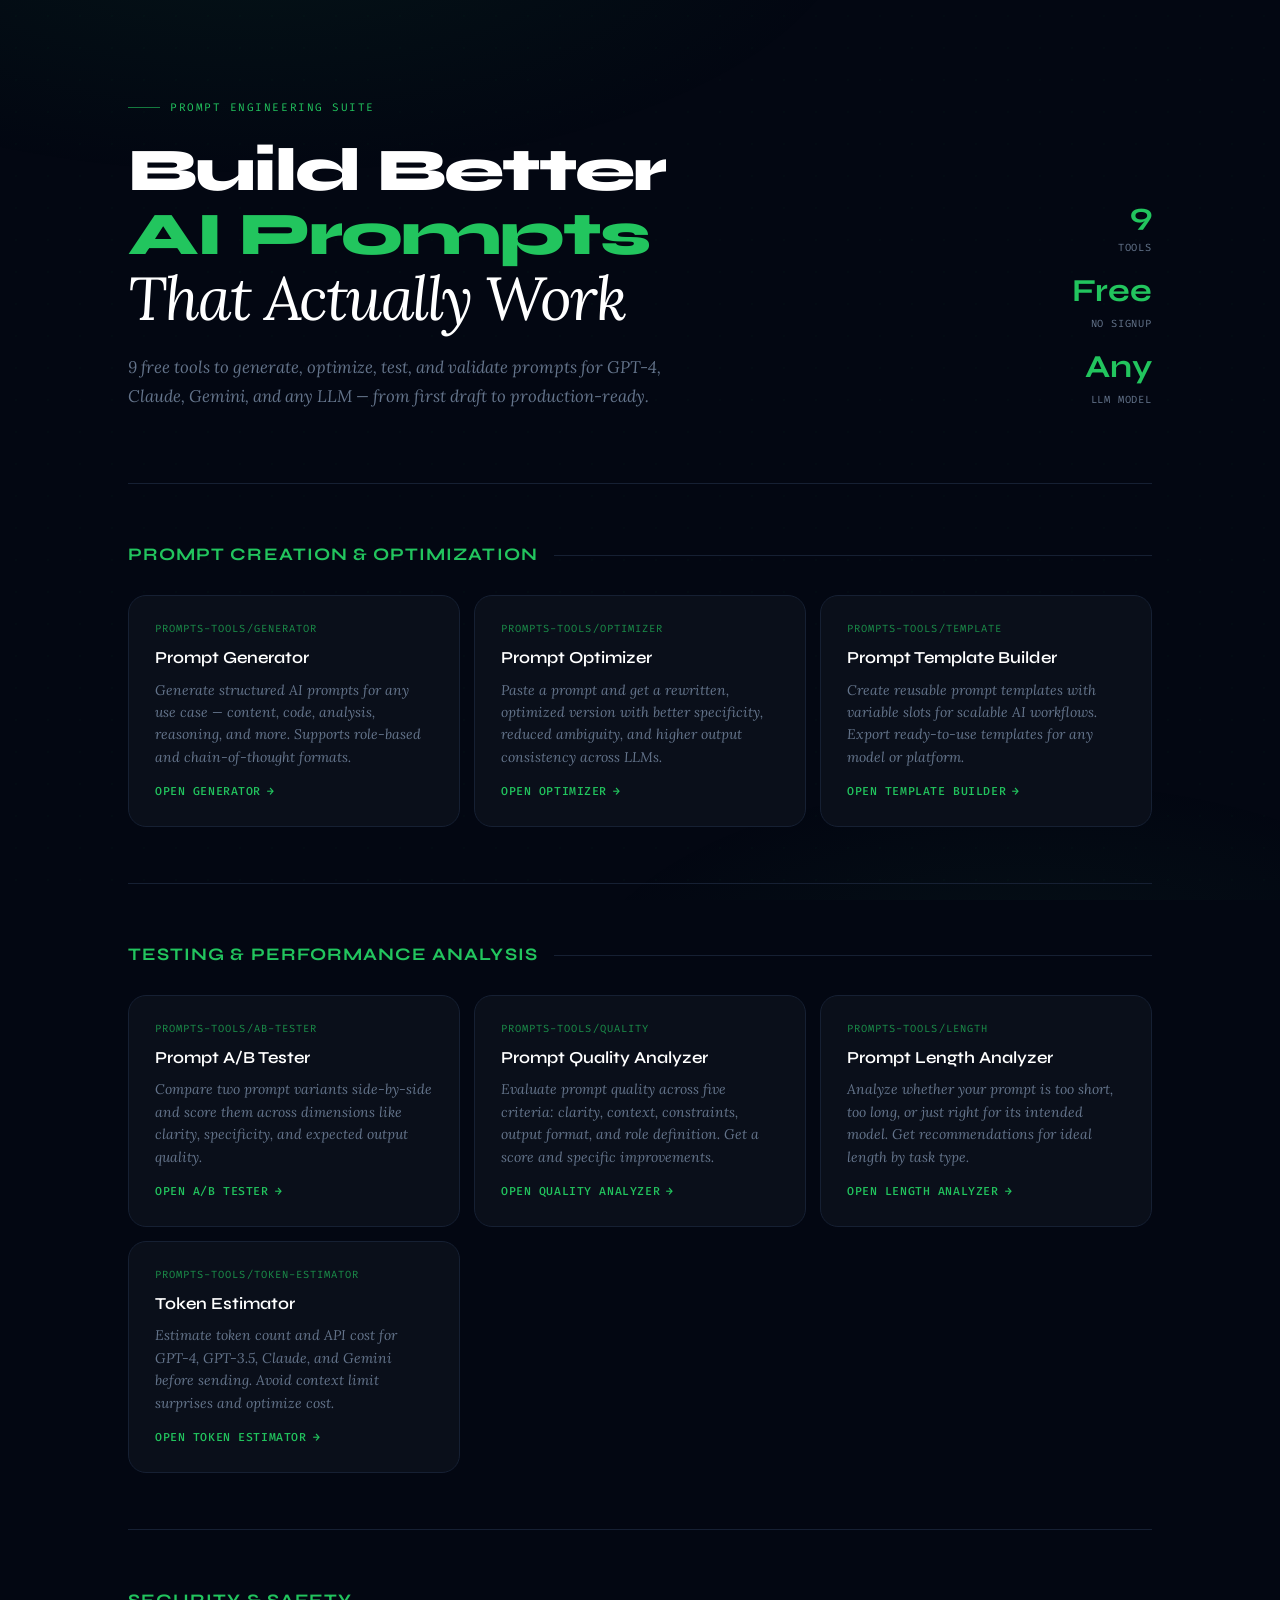
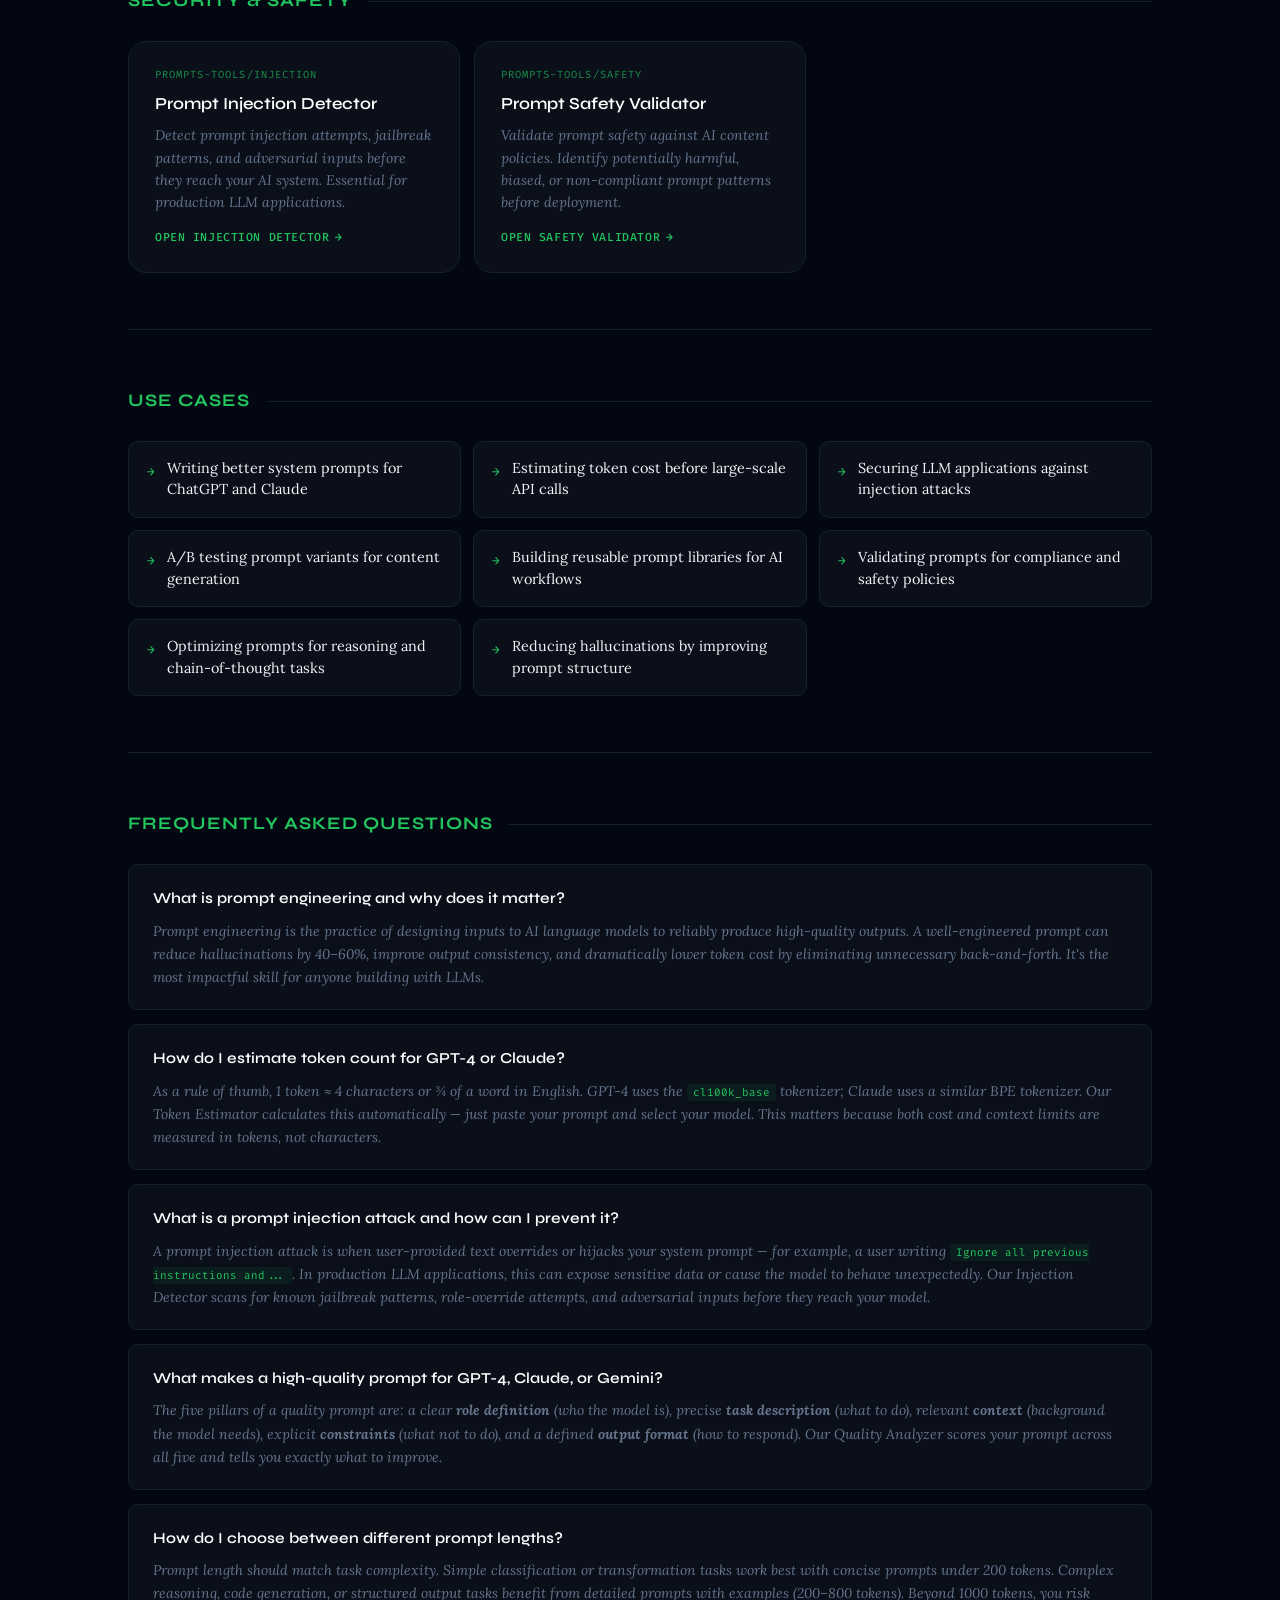
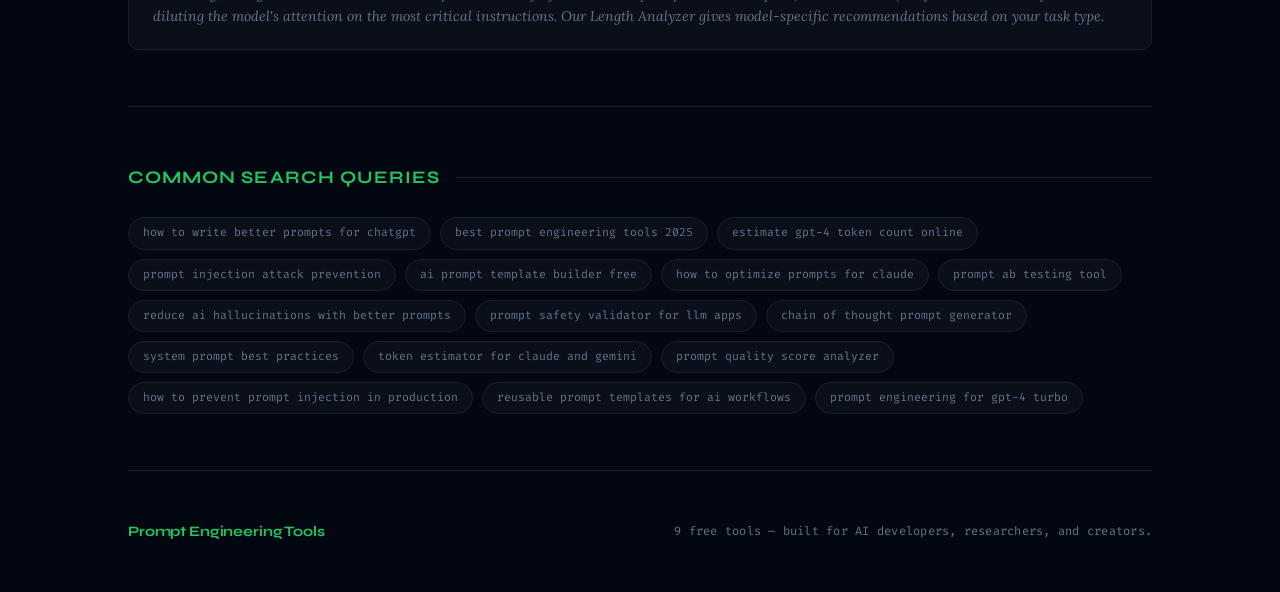
<file: index.html>
<!DOCTYPE html>

<html lang="en">
<head>
<meta charset="UTF-8">
<meta name="viewport" content="width=device-width, initial-scale=1.0">

<!-- SEO -->

<title>Prompt Engineering Tools – AI Prompt Generator, Optimizer, Token Estimator & Safety Testing</title>
<meta name="description" content="Free prompt engineering tools for AI developers and researchers: generate, optimize, test, and validate prompts for GPT, Claude, and Gemini. Estimate tokens, detect injection attacks, and run A/B tests on prompts.">
<meta name="keywords" content="prompt engineering tools, ai prompt generator, prompt optimizer, token estimator gpt, prompt injection detector, prompt safety validator, ai prompt ab tester, prompt quality analyzer, prompt template builder, how to write better ai prompts, best prompt engineering tools 2025">

<meta name="google-site-verification" content="PkLa_ViOo6FAHpvh8SacceMb95o9tePRdrqLNBz9X1M" />

<!-- OG -->

<meta property="og:title" content="Prompt Engineering Tools – Generate, Optimize & Test AI Prompts">
<meta property="og:description" content="9 free tools to build better AI prompts: generator, optimizer, A/B tester, token estimator, injection detector, safety validator, and more.">
<meta property="og:type" content="website">

<link rel="preconnect" href="https://fonts.googleapis.com">
<link rel="preconnect" href="https://fonts.gstatic.com" crossorigin>
<link href="https://fonts.googleapis.com/css2?family=Syne:wght@400;500;600;700;800&family=Fira+Code:wght@400;500&family=Lora:ital,wght@0,400;0,500;1,400&display=swap" rel="stylesheet">

<style>
  /* ── TOKENS ── */
  :root {
    --bg:        #030712;
    --surface:   #0a0f1a;
    --surface-2: #0f1726;
    --border:    #162033;
    --border-hi: #22c55e33;
    --accent:    #22c55e;
    --accent-2:  #4ade80;
    --accent-dim: rgba(34,197,94,.08);
    --text:      #f1f5f9;
    --muted:     #64748b;
    --danger:    #f87171;
    --warning:   #fbbf24;

    --font-display: 'Syne', sans-serif;
    --font-body:    'Lora', Georgia, serif;
    --font-mono:    'Fira Code', monospace;
    --radius:    10px;
    --radius-lg: 18px;
    --transition: 240ms cubic-bezier(.4,0,.2,1);
  }

  *, *::before, *::after { box-sizing: border-box; margin: 0; padding: 0; }
  html { scroll-behavior: smooth; }

  body {
    background: var(--bg);
    color: var(--text);
    font-family: var(--font-body);
    font-size: 16px;
    line-height: 1.75;
    min-height: 100vh;
    overflow-x: hidden;
  }

  /* ── BACKGROUND TEXTURE ── */
  body::before {
    content: '';
    position: fixed; inset: 0;
    background:
      radial-gradient(ellipse 80% 50% at 20% -10%, rgba(34,197,94,.07) 0%, transparent 60%),
      radial-gradient(ellipse 60% 40% at 80% 110%, rgba(74,222,128,.05) 0%, transparent 60%);
    pointer-events: none;
    z-index: 0;
  }

  body::after {
    content: '';
    position: fixed; inset: 0;
    background-image:
      radial-gradient(circle, rgba(34,197,94,.04) 1px, transparent 1px);
    background-size: 32px 32px;
    pointer-events: none;
    z-index: 0;
    opacity: .6;
  }

  .wrapper {
    position: relative; z-index: 1;
    max-width: 1080px;
    margin: 0 auto;
    padding: 0 28px;
  }

  /* ── HEADER ── */
  header {
    padding: 88px 0 72px;
    border-bottom: 1px solid var(--border);
    animation: fadeUp .7s ease both;
  }

  .header-inner {
    display: grid;
    grid-template-columns: 1fr auto;
    gap: 40px;
    align-items: end;
  }

  .header-eyebrow {
    display: inline-flex;
    align-items: center;
    gap: 10px;
    font-family: var(--font-mono);
    font-size: 11px;
    letter-spacing: .14em;
    text-transform: uppercase;
    color: var(--accent);
    margin-bottom: 22px;
  }

  .eyebrow-line {
    display: block;
    width: 32px; height: 1px;
    background: var(--accent);
    opacity: .6;
  }

  header h1 {
    font-family: var(--font-display);
    font-size: clamp(2.2rem, 5.5vw, 3.8rem);
    font-weight: 800;
    line-height: 1.05;
    letter-spacing: -.03em;
    color: #fff;
    margin-bottom: 20px;
  }

  header h1 .accent { color: var(--accent); }
  header h1 .italic { font-style: italic; font-weight: 400; font-family: var(--font-body); }

  header p {
    font-size: 1.05rem;
    color: var(--muted);
    max-width: 560px;
    font-style: italic;
  }

  /* stat strip */
  .stat-strip {
    display: flex;
    flex-direction: column;
    gap: 16px;
    align-items: flex-end;
    flex-shrink: 0;
  }

  .stat-item {
    text-align: right;
  }

  .stat-num {
    font-family: var(--font-display);
    font-size: 2rem;
    font-weight: 700;
    color: var(--accent);
    line-height: 1;
    display: block;
  }

  .stat-label {
    font-family: var(--font-mono);
    font-size: .65rem;
    letter-spacing: .08em;
    text-transform: uppercase;
    color: var(--muted);
  }

  /* ── SECTION HEADERS ── */
  .section-header {
    display: flex;
    align-items: center;
    gap: 16px;
    margin-bottom: 24px;
  }

  .section-header h2 {
    font-family: var(--font-display);
    font-size: 1.1rem;
    font-weight: 700;
    letter-spacing: .06em;
    text-transform: uppercase;
    color: var(--accent);
  }

  .section-line {
    flex: 1;
    height: 1px;
    background: var(--border);
  }

  /* ── SECTIONS ── */
  section {
    padding: 56px 0;
    border-bottom: 1px solid var(--border);
    animation: fadeUp .6s ease both;
  }

  section:nth-child(1) { animation-delay: .1s; }
  section:nth-child(2) { animation-delay: .18s; }
  section:nth-child(3) { animation-delay: .26s; }
  section:nth-child(4) { animation-delay: .34s; }
  section:nth-child(5) { animation-delay: .42s; }

  section:last-of-type { border-bottom: none; }

  /* ── TOOLS GRID ── */
  .tools-grid {
    display: grid;
    grid-template-columns: repeat(auto-fill, minmax(300px, 1fr));
    gap: 14px;
  }

  .tool-card {
    background: var(--surface);
    border: 1px solid var(--border);
    border-radius: var(--radius-lg);
    padding: 24px 26px;
    display: flex;
    flex-direction: column;
    gap: 10px;
    position: relative;
    overflow: hidden;
    transition: border-color var(--transition), transform var(--transition), box-shadow var(--transition);
    text-decoration: none;
    color: inherit;
  }

  .tool-card::before {
    content: '';
    position: absolute;
    top: 0; left: 0; right: 0;
    height: 1px;
    background: linear-gradient(90deg, transparent, var(--accent), transparent);
    opacity: 0;
    transition: opacity var(--transition);
  }

  .tool-card::after {
    content: '';
    position: absolute;
    bottom: 0; right: 0;
    width: 80px; height: 80px;
    background: radial-gradient(circle at bottom right, rgba(34,197,94,.06), transparent 70%);
    opacity: 0;
    transition: opacity var(--transition);
  }

  .tool-card:hover {
    border-color: rgba(34,197,94,.35);
    transform: translateY(-3px);
    box-shadow: 0 16px 48px rgba(0,0,0,.5), 0 0 0 1px rgba(34,197,94,.06);
  }

  .tool-card:hover::before,
  .tool-card:hover::after { opacity: 1; }

  .tool-tag {
    font-family: var(--font-mono);
    font-size: .65rem;
    letter-spacing: .1em;
    text-transform: uppercase;
    color: var(--accent);
    opacity: .7;
  }

  .tool-name {
    font-family: var(--font-display);
    font-size: 1.05rem;
    font-weight: 600;
    color: #fff;
    line-height: 1.2;
  }

  .tool-desc {
    font-size: .875rem;
    color: var(--muted);
    font-style: italic;
    flex: 1;
    line-height: 1.6;
  }

  .tool-link {
    display: inline-flex;
    align-items: center;
    gap: 6px;
    font-family: var(--font-mono);
    font-size: .72rem;
    font-weight: 500;
    letter-spacing: .05em;
    text-transform: uppercase;
    color: var(--accent);
    text-decoration: none;
    margin-top: 4px;
    transition: gap var(--transition);
  }

  .tool-link::after {
    content: '→';
    transition: transform var(--transition);
  }

  .tool-card:hover .tool-link { gap: 10px; }
  .tool-card:hover .tool-link::after { transform: translateX(3px); }

  /* ── USE CASES ── */
  .use-grid {
    display: grid;
    grid-template-columns: repeat(auto-fill, minmax(260px, 1fr));
    gap: 12px;
  }

  .use-item {
    display: flex;
    gap: 12px;
    align-items: flex-start;
    background: var(--surface);
    border: 1px solid var(--border);
    border-radius: var(--radius);
    padding: 16px 18px;
    transition: border-color var(--transition);
  }

  .use-item:hover { border-color: var(--border-hi); }

  .use-arrow {
    color: var(--accent);
    font-family: var(--font-mono);
    font-size: .8rem;
    margin-top: 3px;
    flex-shrink: 0;
  }

  .use-text {
    font-size: .9rem;
    color: var(--text);
    line-height: 1.5;
  }

  /* ── FAQ ── */
  .faq-list { display: flex; flex-direction: column; gap: 14px; }

  .faq-item {
    background: var(--surface);
    border: 1px solid var(--border);
    border-radius: var(--radius);
    padding: 20px 24px;
    transition: border-color var(--transition);
  }

  .faq-item:hover { border-color: var(--border-hi); }

  .faq-q {
    font-family: var(--font-display);
    font-size: .95rem;
    font-weight: 600;
    color: #fff;
    margin-bottom: 8px;
  }

  .faq-a {
    font-size: .875rem;
    color: var(--muted);
    font-style: italic;
    line-height: 1.65;
  }

  .faq-a code {
    font-family: var(--font-mono);
    font-size: .78em;
    color: var(--accent);
    background: var(--accent-dim);
    border-radius: 4px;
    padding: 1px 6px;
    font-style: normal;
  }

  /* ── LONG-TAIL TAGS ── */
  .tag-cloud {
    display: flex;
    flex-wrap: wrap;
    gap: 9px;
  }

  .tag {
    font-family: var(--font-mono);
    font-size: .72rem;
    color: var(--muted);
    background: var(--surface);
    border: 1px solid var(--border);
    border-radius: 100px;
    padding: 5px 14px;
    transition: color var(--transition), border-color var(--transition), background var(--transition);
    cursor: default;
  }

  .tag:hover {
    color: var(--accent);
    border-color: rgba(34,197,94,.3);
    background: var(--accent-dim);
  }

  /* ── FOOTER ── */
  footer {
    padding: 48px 0;
    border-top: 1px solid var(--border);
    position: relative;
    z-index: 1;
  }

  .footer-inner {
    display: flex;
    align-items: center;
    justify-content: space-between;
    gap: 20px;
    flex-wrap: wrap;
  }

  footer p {
    font-family: var(--font-mono);
    font-size: .75rem;
    color: var(--muted);
    letter-spacing: .02em;
  }

  .footer-accent {
    font-family: var(--font-display);
    font-size: .9rem;
    font-weight: 700;
    color: var(--accent);
    letter-spacing: -.01em;
  }

  /* ── ANIMATIONS ── */
  @keyframes fadeUp {
    from { opacity: 0; transform: translateY(18px); }
    to   { opacity: 1; transform: translateY(0); }
  }

  /* ── RESPONSIVE ── */
  @media (max-width: 680px) {
    header { padding: 56px 0 48px; }
    .header-inner { grid-template-columns: 1fr; }
    .stat-strip { flex-direction: row; align-items: flex-start; }
    .stat-item { text-align: left; }
    .tools-grid { grid-template-columns: 1fr; }
    .use-grid   { grid-template-columns: 1fr; }
  }
</style>

</head>

<body>
<div class="wrapper">

  <!-- ── HEADER ── -->

  <header>
    <div class="header-inner">
      <div>
        <div class="header-eyebrow">
          <span class="eyebrow-line"></span>
          Prompt Engineering Suite
        </div>
        <h1>
          Build Better<br>
          <span class="accent">AI Prompts</span><br>
          <span class="italic">That Actually Work</span>
        </h1>
        <p>
          9 free tools to generate, optimize, test, and validate prompts
          for GPT-4, Claude, Gemini, and any LLM — from first draft to production-ready.
        </p>
      </div>
      <div class="stat-strip">
        <div class="stat-item">
          <span class="stat-num">9</span>
          <span class="stat-label">Tools</span>
        </div>
        <div class="stat-item">
          <span class="stat-num">Free</span>
          <span class="stat-label">No signup</span>
        </div>
        <div class="stat-item">
          <span class="stat-num">Any</span>
          <span class="stat-label">LLM model</span>
        </div>
      </div>
    </div>
  </header>

  <!-- ── CREATION ── -->

  <section>
    <div class="section-header">
      <h2>Prompt Creation & Optimization</h2>
      <span class="section-line"></span>
    </div>
    <div class="tools-grid">

  <a class="tool-card" href="generator/">
    <span class="tool-tag">prompts-tools/generator</span>
    <span class="tool-name">Prompt Generator</span>
    <span class="tool-desc">Generate structured AI prompts for any use case — content, code, analysis, reasoning, and more. Supports role-based and chain-of-thought formats.</span>
    <span class="tool-link">Open Generator</span>
  </a>

  <a class="tool-card" href="optimizer/">
    <span class="tool-tag">prompts-tools/optimizer</span>
    <span class="tool-name">Prompt Optimizer</span>
    <span class="tool-desc">Paste a prompt and get a rewritten, optimized version with better specificity, reduced ambiguity, and higher output consistency across LLMs.</span>
    <span class="tool-link">Open Optimizer</span>
  </a>

  <a class="tool-card" href="template/">
    <span class="tool-tag">prompts-tools/template</span>
    <span class="tool-name">Prompt Template Builder</span>
    <span class="tool-desc">Create reusable prompt templates with variable slots for scalable AI workflows. Export ready-to-use templates for any model or platform.</span>
    <span class="tool-link">Open Template Builder</span>
  </a>

</div>

  </section>

  <!-- ── TESTING ── -->

  <section>
    <div class="section-header">
      <h2>Testing & Performance Analysis</h2>
      <span class="section-line"></span>
    </div>
    <div class="tools-grid">

  <a class="tool-card" href="ab-tester/">
    <span class="tool-tag">prompts-tools/ab-tester</span>
    <span class="tool-name">Prompt A/B Tester</span>
    <span class="tool-desc">Compare two prompt variants side-by-side and score them across dimensions like clarity, specificity, and expected output quality.</span>
    <span class="tool-link">Open A/B Tester</span>
  </a>

  <a class="tool-card" href="quality/">
    <span class="tool-tag">prompts-tools/quality</span>
    <span class="tool-name">Prompt Quality Analyzer</span>
    <span class="tool-desc">Evaluate prompt quality across five criteria: clarity, context, constraints, output format, and role definition. Get a score and specific improvements.</span>
    <span class="tool-link">Open Quality Analyzer</span>
  </a>

  <a class="tool-card" href="length/">
    <span class="tool-tag">prompts-tools/length</span>
    <span class="tool-name">Prompt Length Analyzer</span>
    <span class="tool-desc">Analyze whether your prompt is too short, too long, or just right for its intended model. Get recommendations for ideal length by task type.</span>
    <span class="tool-link">Open Length Analyzer</span>
  </a>

  <a class="tool-card" href="token-estimator/">
    <span class="tool-tag">prompts-tools/token-estimator</span>
    <span class="tool-name">Token Estimator</span>
    <span class="tool-desc">Estimate token count and API cost for GPT-4, GPT-3.5, Claude, and Gemini before sending. Avoid context limit surprises and optimize cost.</span>
    <span class="tool-link">Open Token Estimator</span>
  </a>

</div>

  </section>

  <!-- ── SECURITY ── -->

  <section>
    <div class="section-header">
      <h2>Security & Safety</h2>
      <span class="section-line"></span>
    </div>
    <div class="tools-grid">

  <a class="tool-card" href="injection/">
    <span class="tool-tag">prompts-tools/injection</span>
    <span class="tool-name">Prompt Injection Detector</span>
    <span class="tool-desc">Detect prompt injection attempts, jailbreak patterns, and adversarial inputs before they reach your AI system. Essential for production LLM applications.</span>
    <span class="tool-link">Open Injection Detector</span>
  </a>

  <a class="tool-card" href="safety/">
    <span class="tool-tag">prompts-tools/safety</span>
    <span class="tool-name">Prompt Safety Validator</span>
    <span class="tool-desc">Validate prompt safety against AI content policies. Identify potentially harmful, biased, or non-compliant prompt patterns before deployment.</span>
    <span class="tool-link">Open Safety Validator</span>
  </a>

</div>

  </section>

  <!-- ── USE CASES ── -->

  <section>
    <div class="section-header">
      <h2>Use Cases</h2>
      <span class="section-line"></span>
    </div>
    <div class="use-grid">
      <div class="use-item"><span class="use-arrow">→</span><span class="use-text">Writing better system prompts for ChatGPT and Claude</span></div>
      <div class="use-item"><span class="use-arrow">→</span><span class="use-text">Estimating token cost before large-scale API calls</span></div>
      <div class="use-item"><span class="use-arrow">→</span><span class="use-text">Securing LLM applications against injection attacks</span></div>
      <div class="use-item"><span class="use-arrow">→</span><span class="use-text">A/B testing prompt variants for content generation</span></div>
      <div class="use-item"><span class="use-arrow">→</span><span class="use-text">Building reusable prompt libraries for AI workflows</span></div>
      <div class="use-item"><span class="use-arrow">→</span><span class="use-text">Validating prompts for compliance and safety policies</span></div>
      <div class="use-item"><span class="use-arrow">→</span><span class="use-text">Optimizing prompts for reasoning and chain-of-thought tasks</span></div>
      <div class="use-item"><span class="use-arrow">→</span><span class="use-text">Reducing hallucinations by improving prompt structure</span></div>
    </div>
  </section>

  <!-- ── FAQ ── -->

  <section>
    <div class="section-header">
      <h2>Frequently Asked Questions</h2>
      <span class="section-line"></span>
    </div>
    <div class="faq-list">

  <div class="faq-item">
    <p class="faq-q">What is prompt engineering and why does it matter?</p>
    <p class="faq-a">Prompt engineering is the practice of designing inputs to AI language models to reliably produce high-quality outputs. A well-engineered prompt can reduce hallucinations by 40–60%, improve output consistency, and dramatically lower token cost by eliminating unnecessary back-and-forth. It's the most impactful skill for anyone building with LLMs.</p>
  </div>

  <div class="faq-item">
    <p class="faq-q">How do I estimate token count for GPT-4 or Claude?</p>
    <p class="faq-a">As a rule of thumb, 1 token ≈ 4 characters or ¾ of a word in English. GPT-4 uses the <code>cl100k_base</code> tokenizer; Claude uses a similar BPE tokenizer. Our Token Estimator calculates this automatically — just paste your prompt and select your model. This matters because both cost and context limits are measured in tokens, not characters.</p>
  </div>

  <div class="faq-item">
    <p class="faq-q">What is a prompt injection attack and how can I prevent it?</p>
    <p class="faq-a">A prompt injection attack is when user-provided text overrides or hijacks your system prompt — for example, a user writing <code>Ignore all previous instructions and...</code>. In production LLM applications, this can expose sensitive data or cause the model to behave unexpectedly. Our Injection Detector scans for known jailbreak patterns, role-override attempts, and adversarial inputs before they reach your model.</p>
  </div>

  <div class="faq-item">
    <p class="faq-q">What makes a high-quality prompt for GPT-4, Claude, or Gemini?</p>
    <p class="faq-a">The five pillars of a quality prompt are: a clear <strong>role definition</strong> (who the model is), precise <strong>task description</strong> (what to do), relevant <strong>context</strong> (background the model needs), explicit <strong>constraints</strong> (what not to do), and a defined <strong>output format</strong> (how to respond). Our Quality Analyzer scores your prompt across all five and tells you exactly what to improve.</p>
  </div>

  <div class="faq-item">
    <p class="faq-q">How do I choose between different prompt lengths?</p>
    <p class="faq-a">Prompt length should match task complexity. Simple classification or transformation tasks work best with concise prompts under 200 tokens. Complex reasoning, code generation, or structured output tasks benefit from detailed prompts with examples (200–800 tokens). Beyond 1000 tokens, you risk diluting the model's attention on the most critical instructions. Our Length Analyzer gives model-specific recommendations based on your task type.</p>
  </div>

</div>

  </section>

  <!-- ── LONG-TAIL QUERIES ── -->

  <section>
    <div class="section-header">
      <h2>Common Search Queries</h2>
      <span class="section-line"></span>
    </div>
    <div class="tag-cloud">
      <span class="tag">how to write better prompts for chatgpt</span>
      <span class="tag">best prompt engineering tools 2025</span>
      <span class="tag">estimate gpt-4 token count online</span>
      <span class="tag">prompt injection attack prevention</span>
      <span class="tag">ai prompt template builder free</span>
      <span class="tag">how to optimize prompts for claude</span>
      <span class="tag">prompt ab testing tool</span>
      <span class="tag">reduce ai hallucinations with better prompts</span>
      <span class="tag">prompt safety validator for llm apps</span>
      <span class="tag">chain of thought prompt generator</span>
      <span class="tag">system prompt best practices</span>
      <span class="tag">token estimator for claude and gemini</span>
      <span class="tag">prompt quality score analyzer</span>
      <span class="tag">how to prevent prompt injection in production</span>
      <span class="tag">reusable prompt templates for ai workflows</span>
      <span class="tag">prompt engineering for gpt-4 turbo</span>
    </div>
  </section>

  <!-- ── FOOTER ── -->

  <footer>
    <div class="footer-inner">
      <span class="footer-accent">Prompt Engineering Tools</span>
      <p>9 free tools — built for AI developers, researchers, and creators.</p>
    </div>
  </footer>

</div>
</body>
</html>
</file>
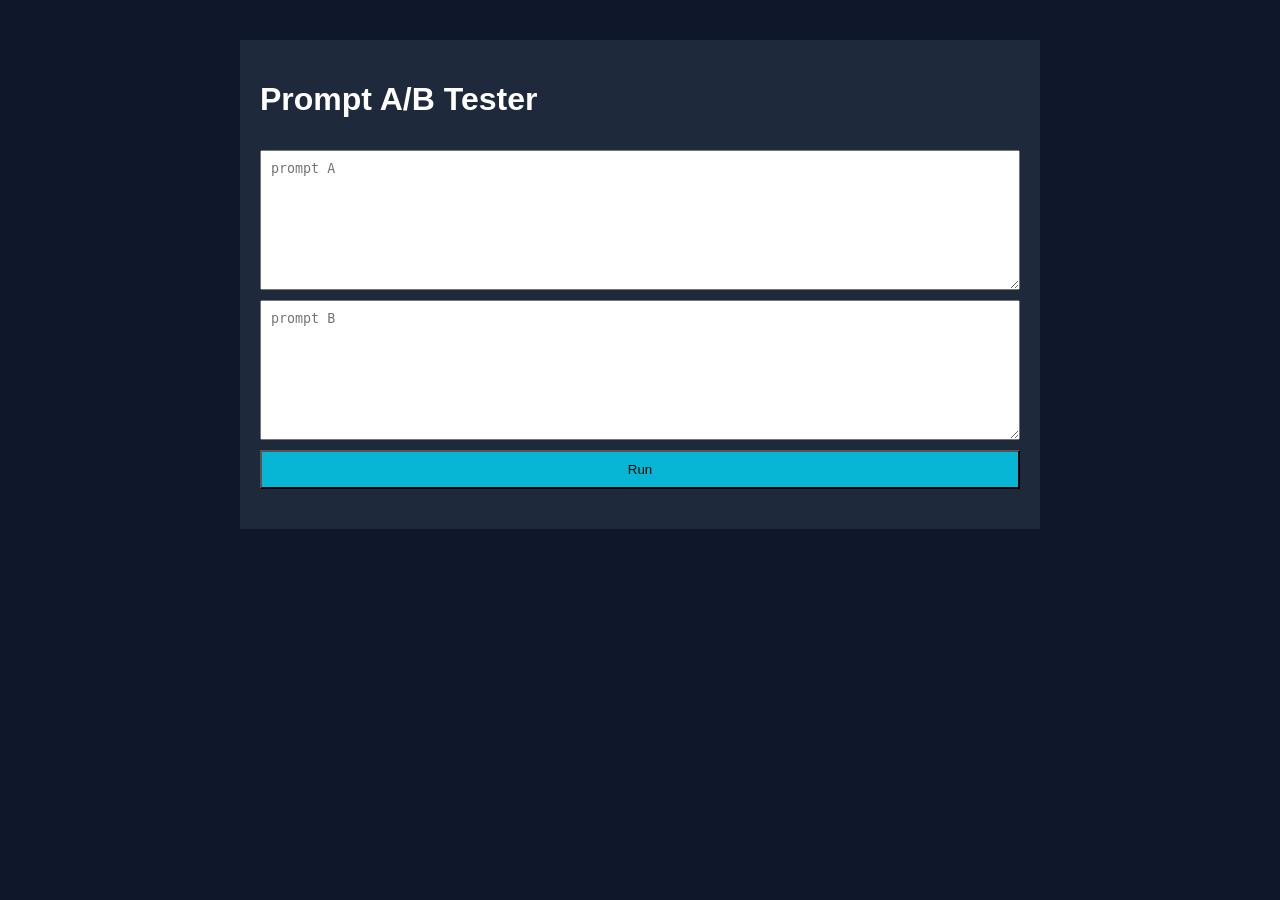
<file: ab-tester/index.html>
<html><head><meta charset='UTF-8'><title>Prompt A/B Tester</title>
<meta name='viewport' content='width=device-width, initial-scale=1.0'>
<meta name='description' content='Free online prompt a/b tester tool.'>
<link rel='stylesheet' href='styles.css'></head>
<body><div class='container'><h1>Prompt A/B Tester</h1><textarea id='a' placeholder='prompt A'></textarea><textarea id='b' placeholder='prompt B'></textarea>
<button onclick='run()'>Run</button><div id='res' class='result'></div>
</div><script src='script.js'></script></body></html>
</file>
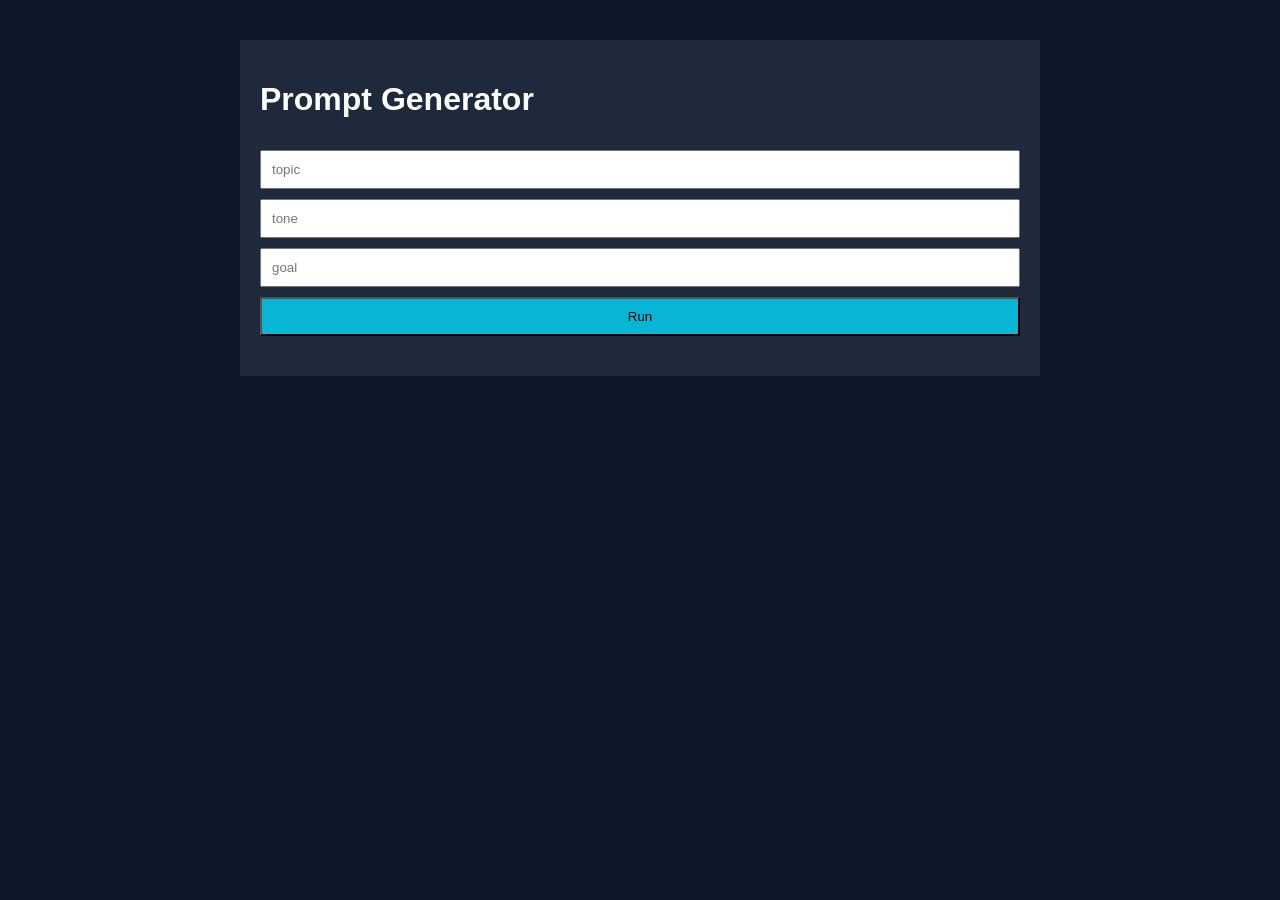
<file: generator/index.html>
<html><head><meta charset='UTF-8'><title>Prompt Generator</title>
<meta name='viewport' content='width=device-width, initial-scale=1.0'>
<meta name='description' content='Free online prompt generator tool.'>
<link rel='stylesheet' href='styles.css'></head>
<body><div class='container'><h1>Prompt Generator</h1><input id='topic' placeholder='topic'><input id='tone' placeholder='tone'><input id='goal' placeholder='goal'>
<button onclick='run()'>Run</button><div id='res' class='result'></div>
</div><script src='script.js'></script></body></html>
</file>
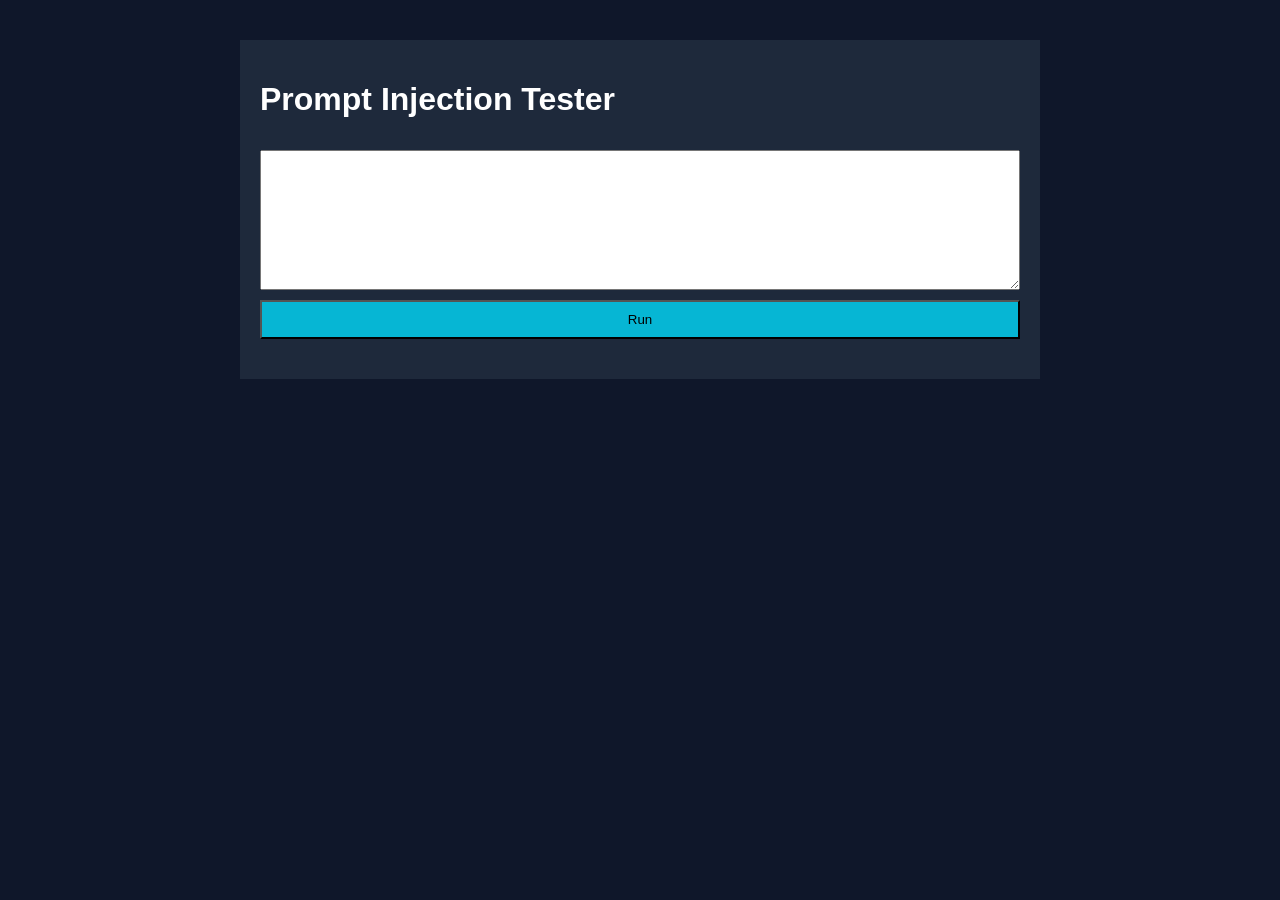
<file: injection/index.html>
<html><head><meta charset='UTF-8'><title>Prompt Injection Tester</title>
<meta name='viewport' content='width=device-width, initial-scale=1.0'>
<meta name='description' content='Free online prompt injection tester tool.'>
<link rel='stylesheet' href='styles.css'></head>
<body><div class='container'><h1>Prompt Injection Tester</h1><textarea id='p'></textarea>
<button onclick='run()'>Run</button><div id='res' class='result'></div>
</div><script src='script.js'></script></body></html>
</file>
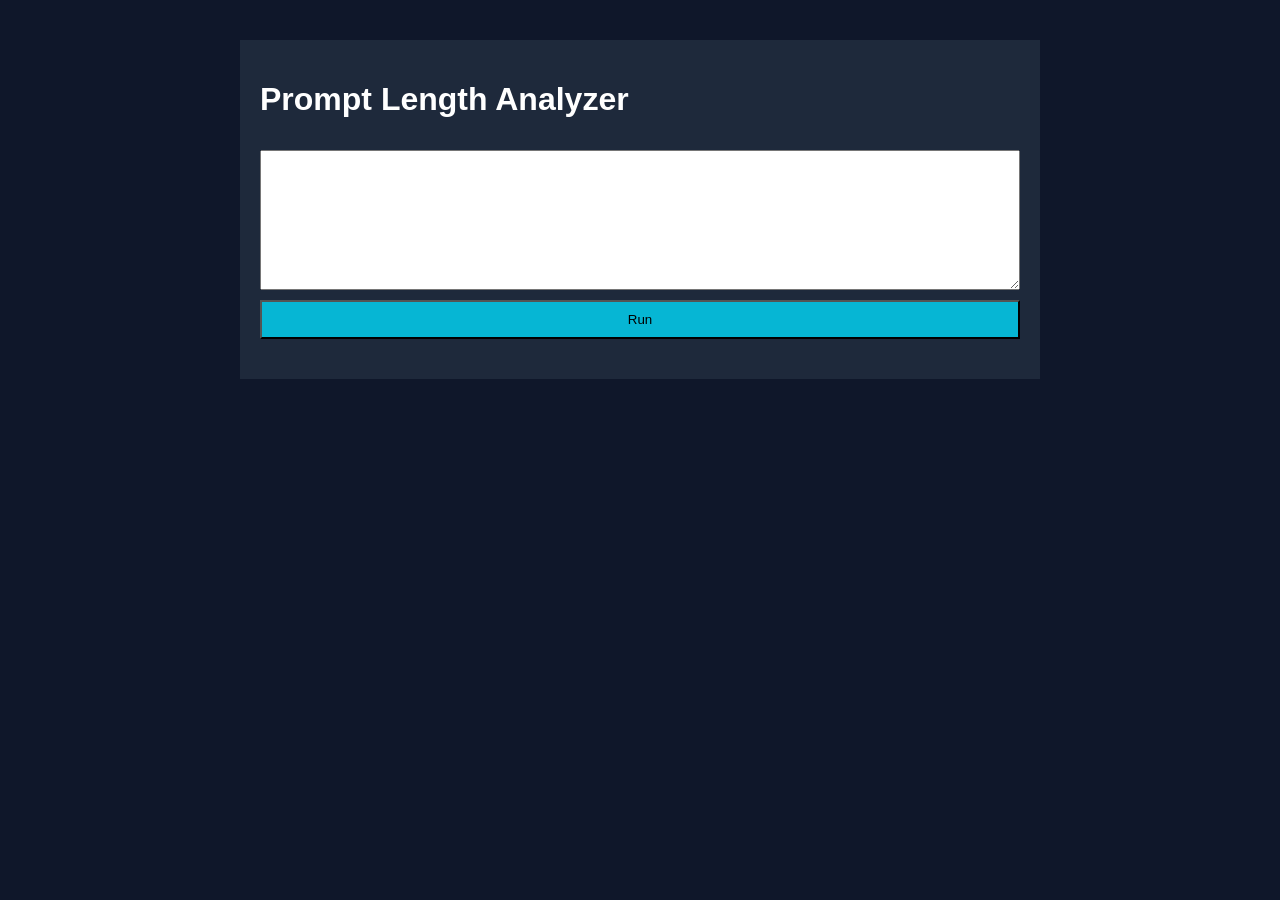
<file: length/index.html>
<html><head><meta charset='UTF-8'><title>Prompt Length Analyzer</title>
<meta name='viewport' content='width=device-width, initial-scale=1.0'>
<meta name='description' content='Free online prompt length analyzer tool.'>
<link rel='stylesheet' href='styles.css'></head>
<body><div class='container'><h1>Prompt Length Analyzer</h1><textarea id='p'></textarea>
<button onclick='run()'>Run</button><div id='res' class='result'></div>
</div><script src='script.js'></script></body></html>
</file>
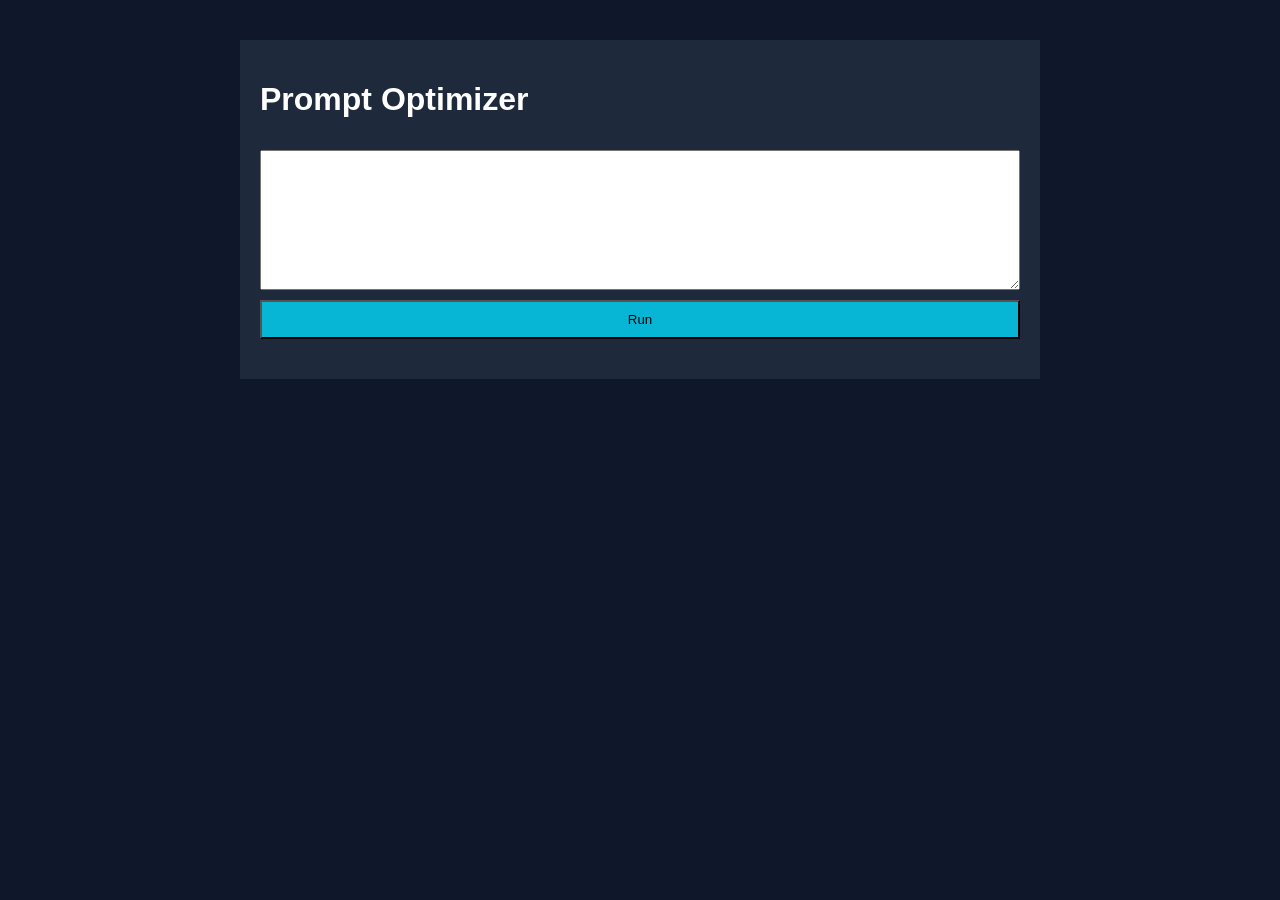
<file: optimizer/index.html>
<html><head><meta charset='UTF-8'><title>Prompt Optimizer</title>
<meta name='viewport' content='width=device-width, initial-scale=1.0'>
<meta name='description' content='Free online prompt optimizer tool.'>
<link rel='stylesheet' href='styles.css'></head>
<body><div class='container'><h1>Prompt Optimizer</h1><textarea id='p'></textarea>
<button onclick='run()'>Run</button><div id='res' class='result'></div>
</div><script src='script.js'></script></body></html>
</file>
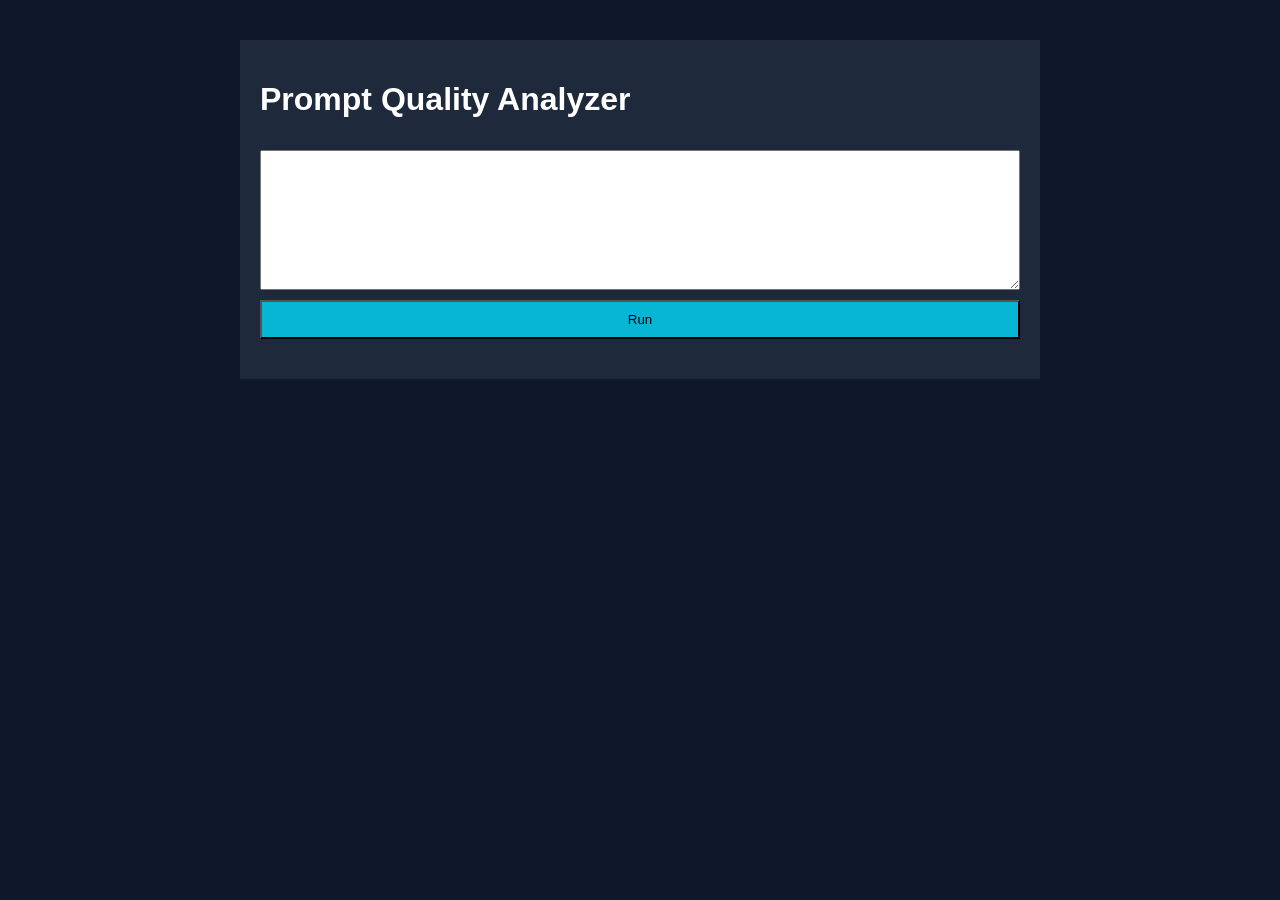
<file: quality/index.html>
<html><head><meta charset='UTF-8'><title>Prompt Quality Analyzer</title>
<meta name='viewport' content='width=device-width, initial-scale=1.0'>
<meta name='description' content='Free online prompt quality analyzer tool.'>
<link rel='stylesheet' href='styles.css'></head>
<body><div class='container'><h1>Prompt Quality Analyzer</h1><textarea id='p'></textarea>
<button onclick='run()'>Run</button><div id='res' class='result'></div>
</div><script src='script.js'></script></body></html>
</file>
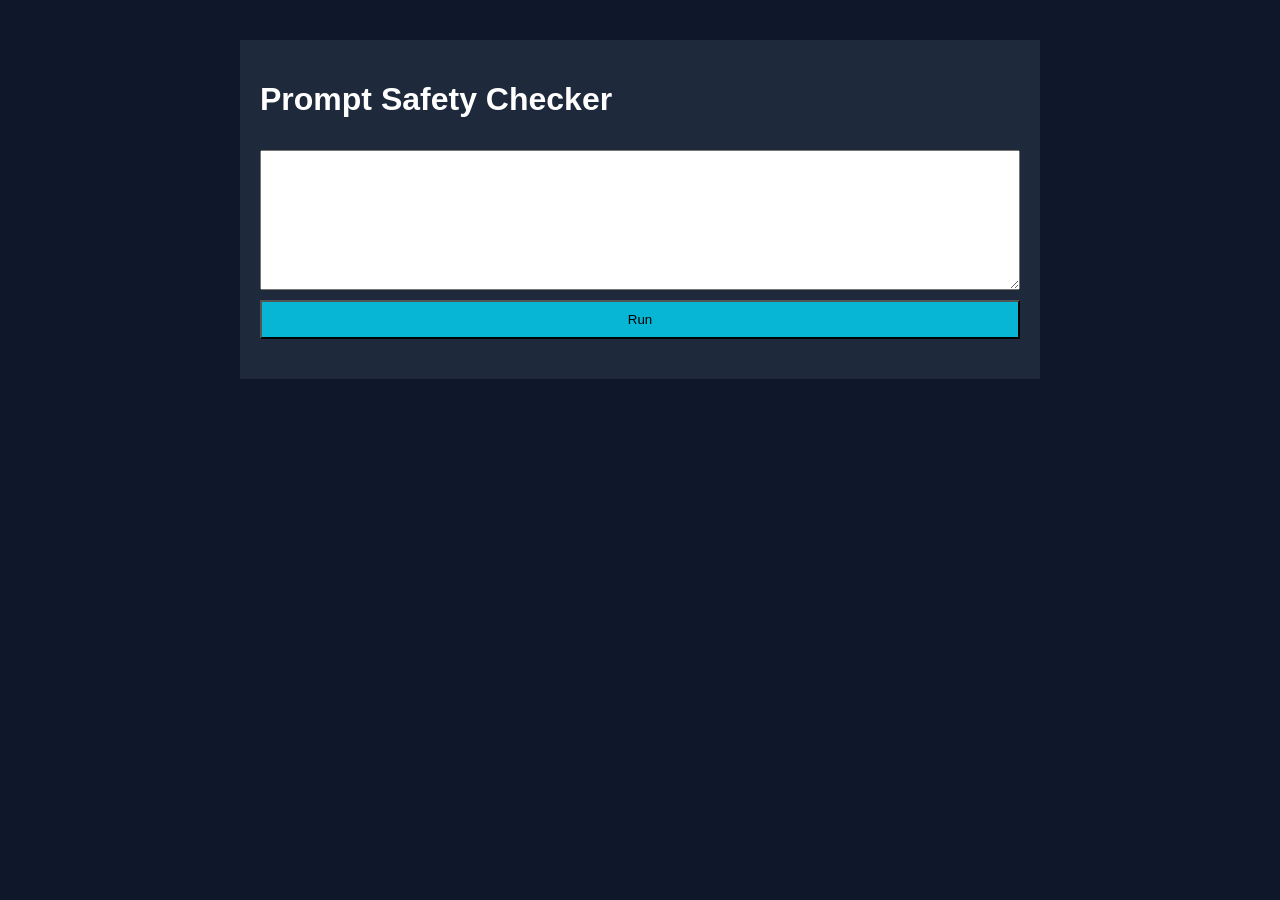
<file: safety/index.html>
<html><head><meta charset='UTF-8'><title>Prompt Safety Checker</title>
<meta name='viewport' content='width=device-width, initial-scale=1.0'>
<meta name='description' content='Free online prompt safety checker tool.'>
<link rel='stylesheet' href='styles.css'></head>
<body><div class='container'><h1>Prompt Safety Checker</h1><textarea id='p'></textarea>
<button onclick='run()'>Run</button><div id='res' class='result'></div>
</div><script src='script.js'></script></body></html>
</file>
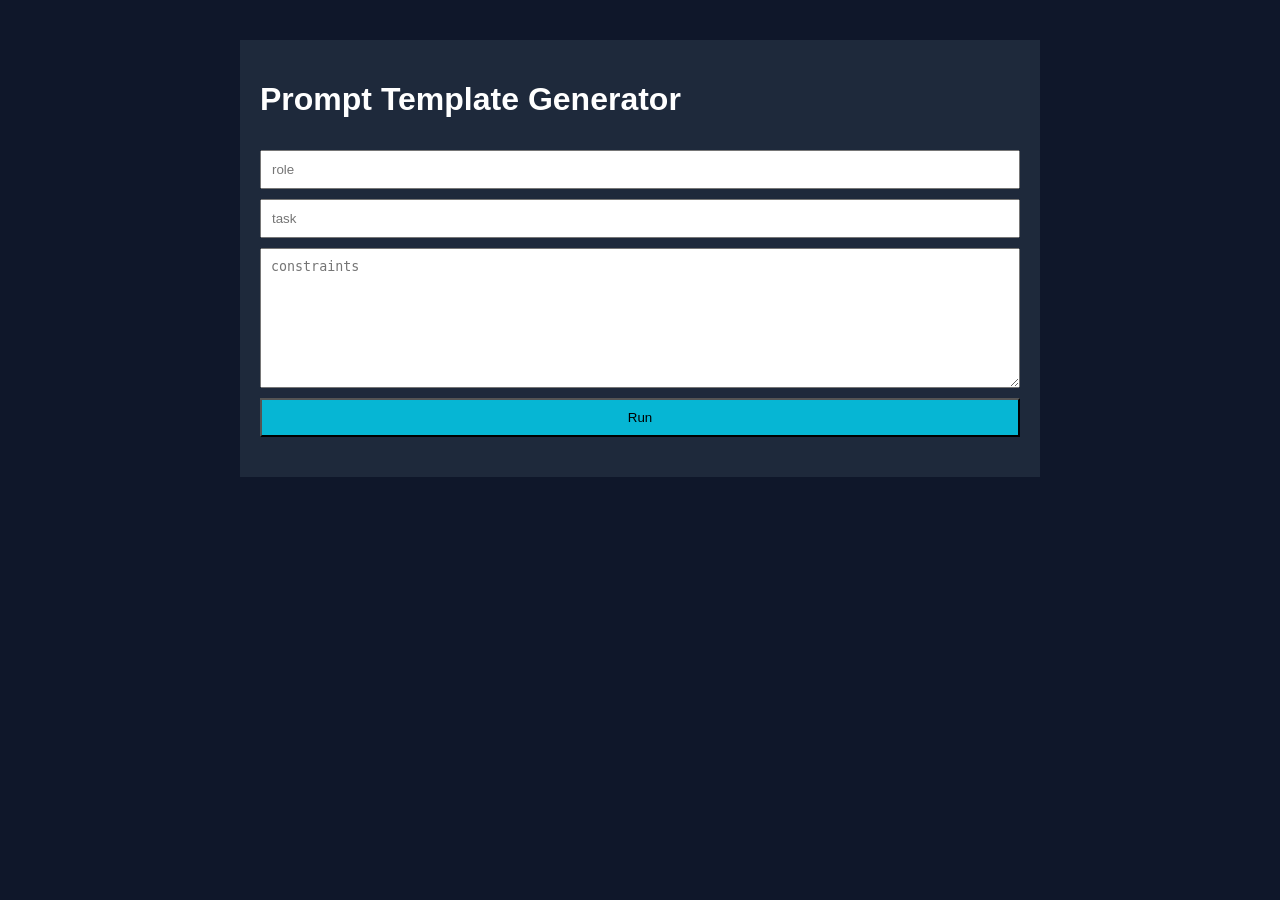
<file: template/index.html>
<html><head><meta charset='UTF-8'><title>Prompt Template Generator</title>
<meta name='viewport' content='width=device-width, initial-scale=1.0'>
<meta name='description' content='Free online prompt template generator tool.'>
<link rel='stylesheet' href='styles.css'></head>
<body><div class='container'><h1>Prompt Template Generator</h1><input id='role' placeholder='role'><input id='task' placeholder='task'><textarea id='constraints' placeholder='constraints'></textarea>
<button onclick='run()'>Run</button><div id='res' class='result'></div>
</div><script src='script.js'></script></body></html>
</file>
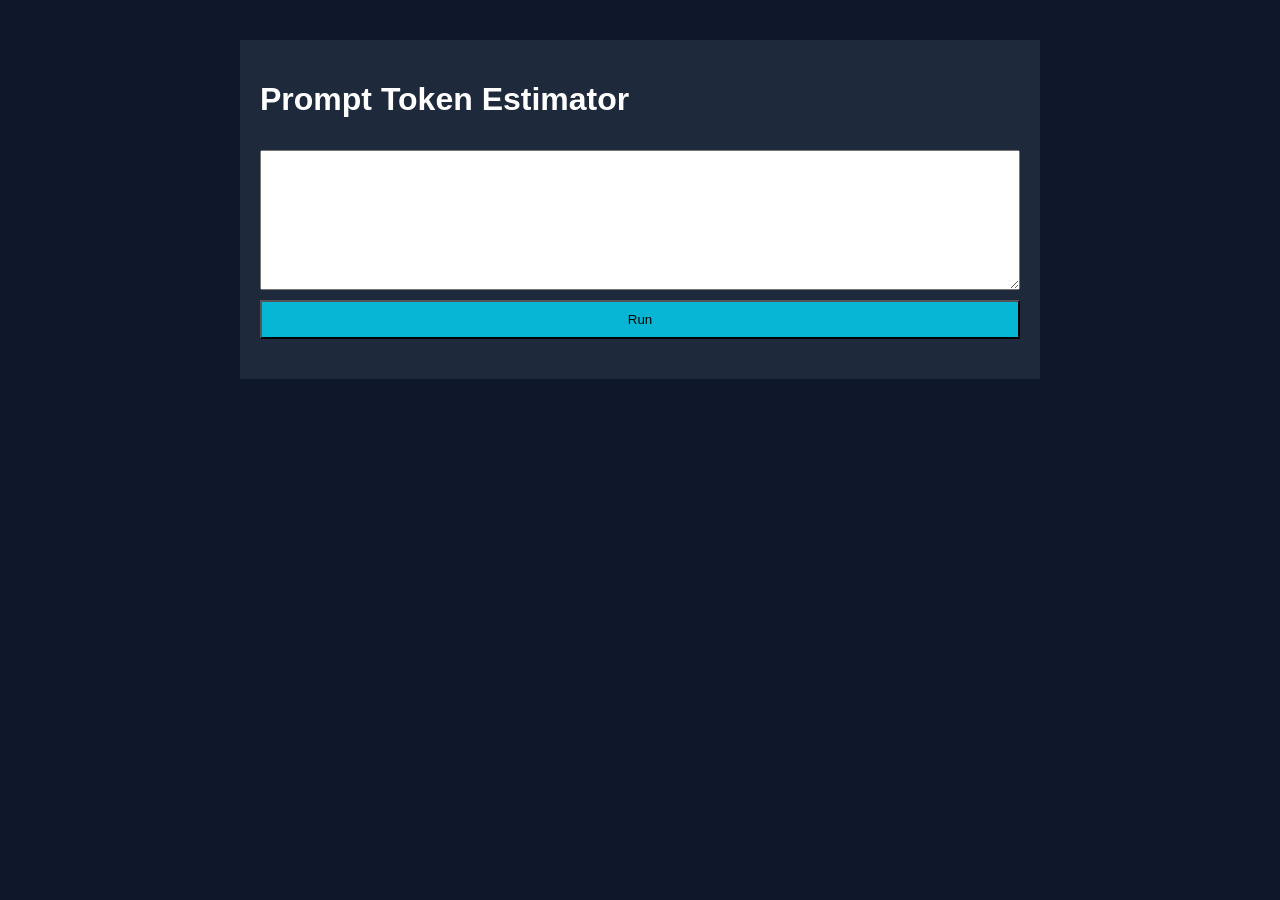
<file: token-estimator/index.html>
<html><head><meta charset='UTF-8'><title>Prompt Token Estimator</title>
<meta name='viewport' content='width=device-width, initial-scale=1.0'>
<meta name='description' content='Free online prompt token estimator tool.'>
<link rel='stylesheet' href='styles.css'></head>
<body><div class='container'><h1>Prompt Token Estimator</h1><textarea id='p'></textarea>
<button onclick='run()'>Run</button><div id='res' class='result'></div>
</div><script src='script.js'></script></body></html>
</file>
<file: ab-tester/styles.css>
body{font-family:Arial;background:#0f172a;color:#fff}.container{max-width:760px;margin:40px auto;padding:20px;background:#1e293b}textarea,input,select{width:100%;margin-top:10px;padding:10px}textarea{height:140px}button{margin-top:10px;width:100%;padding:10px;background:#06b6d4}.result{margin-top:20px;white-space:pre-wrap}
</file>
<file: generator/styles.css>
body{font-family:Arial;background:#0f172a;color:#fff}.container{max-width:760px;margin:40px auto;padding:20px;background:#1e293b}textarea,input,select{width:100%;margin-top:10px;padding:10px}textarea{height:140px}button{margin-top:10px;width:100%;padding:10px;background:#06b6d4}.result{margin-top:20px;white-space:pre-wrap}
</file>
<file: injection/styles.css>
body{font-family:Arial;background:#0f172a;color:#fff}.container{max-width:760px;margin:40px auto;padding:20px;background:#1e293b}textarea,input,select{width:100%;margin-top:10px;padding:10px}textarea{height:140px}button{margin-top:10px;width:100%;padding:10px;background:#06b6d4}.result{margin-top:20px;white-space:pre-wrap}
</file>
<file: length/styles.css>
body{font-family:Arial;background:#0f172a;color:#fff}.container{max-width:760px;margin:40px auto;padding:20px;background:#1e293b}textarea,input,select{width:100%;margin-top:10px;padding:10px}textarea{height:140px}button{margin-top:10px;width:100%;padding:10px;background:#06b6d4}.result{margin-top:20px;white-space:pre-wrap}
</file>
<file: optimizer/styles.css>
body{font-family:Arial;background:#0f172a;color:#fff}.container{max-width:760px;margin:40px auto;padding:20px;background:#1e293b}textarea,input,select{width:100%;margin-top:10px;padding:10px}textarea{height:140px}button{margin-top:10px;width:100%;padding:10px;background:#06b6d4}.result{margin-top:20px;white-space:pre-wrap}
</file>
<file: quality/styles.css>
body{font-family:Arial;background:#0f172a;color:#fff}.container{max-width:760px;margin:40px auto;padding:20px;background:#1e293b}textarea,input,select{width:100%;margin-top:10px;padding:10px}textarea{height:140px}button{margin-top:10px;width:100%;padding:10px;background:#06b6d4}.result{margin-top:20px;white-space:pre-wrap}
</file>
<file: safety/styles.css>
body{font-family:Arial;background:#0f172a;color:#fff}.container{max-width:760px;margin:40px auto;padding:20px;background:#1e293b}textarea,input,select{width:100%;margin-top:10px;padding:10px}textarea{height:140px}button{margin-top:10px;width:100%;padding:10px;background:#06b6d4}.result{margin-top:20px;white-space:pre-wrap}
</file>
<file: template/styles.css>
body{font-family:Arial;background:#0f172a;color:#fff}.container{max-width:760px;margin:40px auto;padding:20px;background:#1e293b}textarea,input,select{width:100%;margin-top:10px;padding:10px}textarea{height:140px}button{margin-top:10px;width:100%;padding:10px;background:#06b6d4}.result{margin-top:20px;white-space:pre-wrap}
</file>
<file: token-estimator/styles.css>
body{font-family:Arial;background:#0f172a;color:#fff}.container{max-width:760px;margin:40px auto;padding:20px;background:#1e293b}textarea,input,select{width:100%;margin-top:10px;padding:10px}textarea{height:140px}button{margin-top:10px;width:100%;padding:10px;background:#06b6d4}.result{margin-top:20px;white-space:pre-wrap}
</file>
